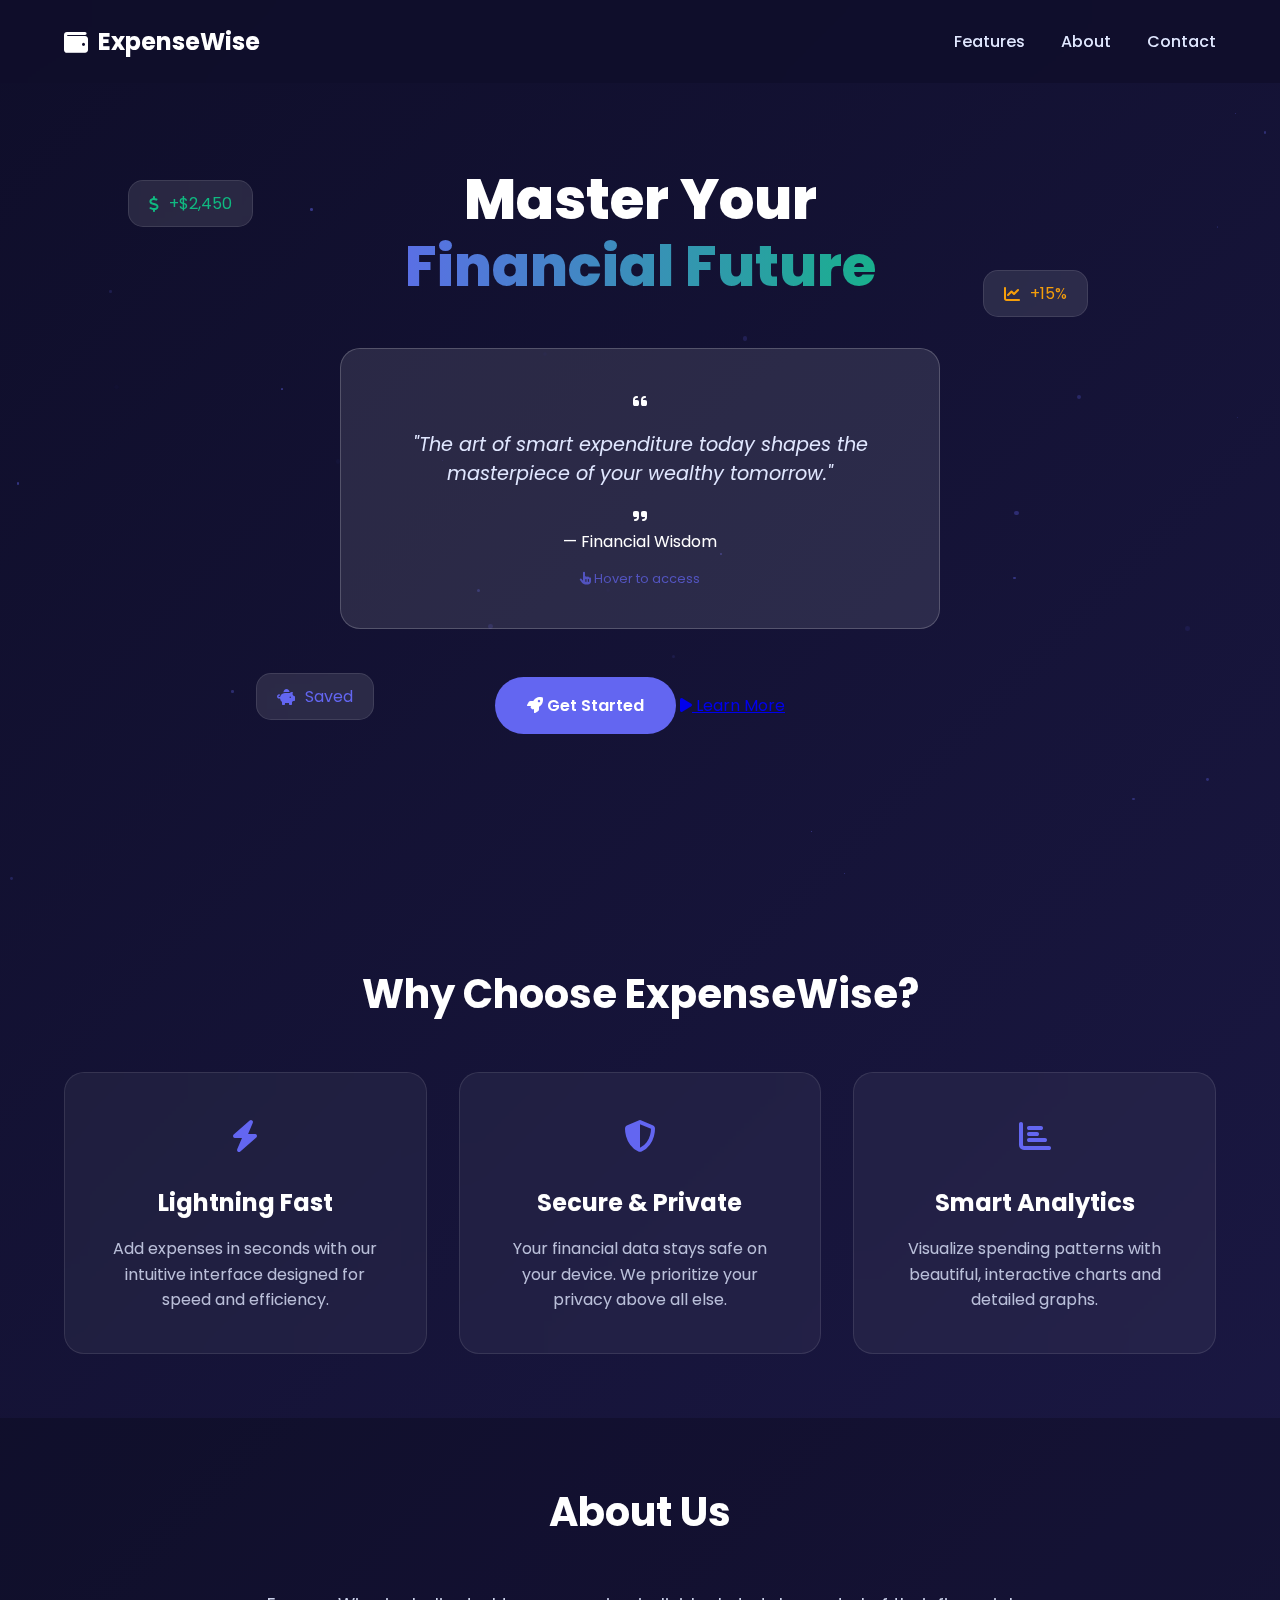
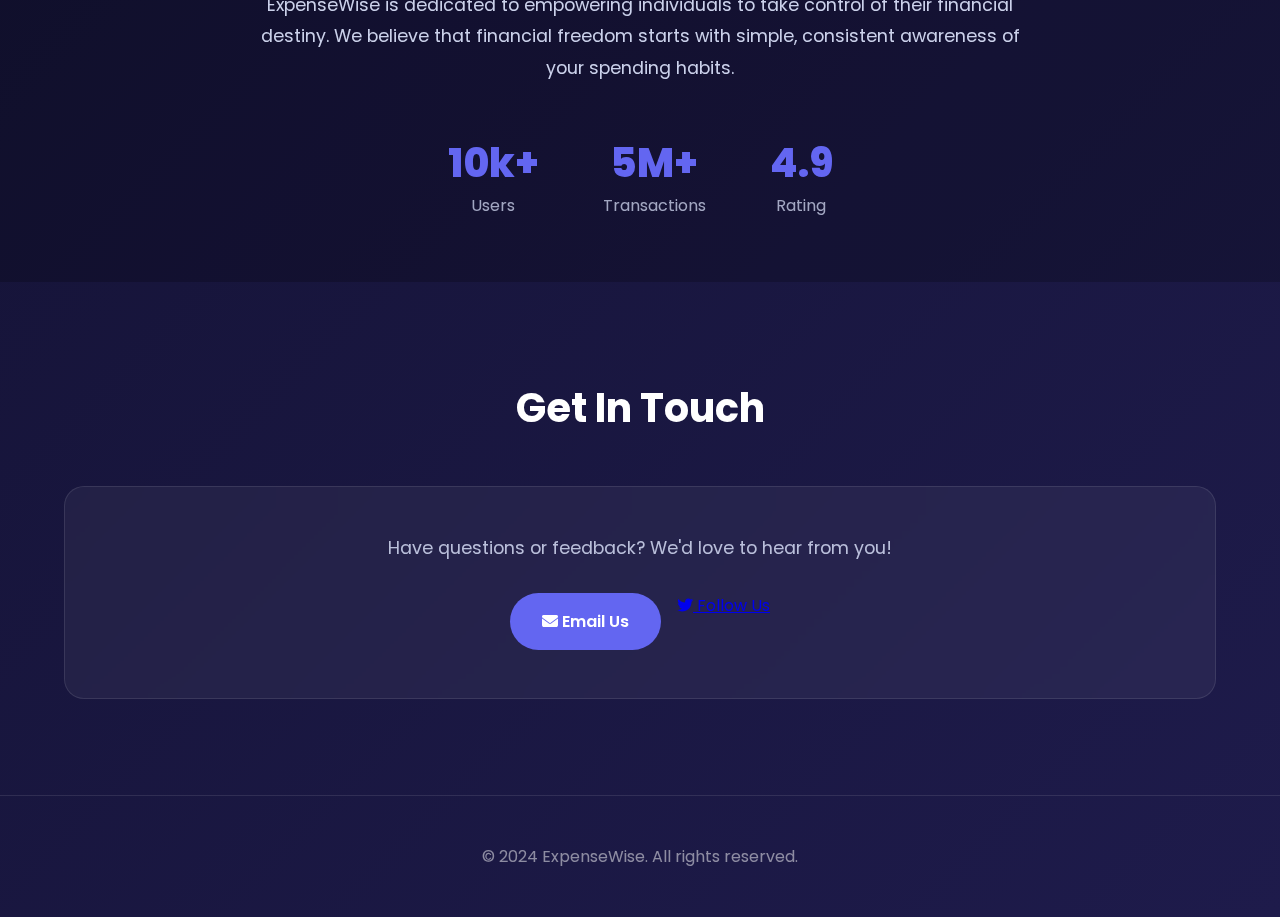
<file: index.html>
<!DOCTYPE html>
<html lang="en">
<head>
    <meta charset="UTF-8">
    <meta name="viewport" content="width=device-width, initial-scale=1.0">
    <title>ExpenseWise - Smart Expense Tracker</title>
    <link rel="stylesheet" href="style.css">
    <link href="https://fonts.googleapis.com/css2?family=Poppins:wght@300;400;500;600;700;800&display=swap" rel="stylesheet">
    <link rel="stylesheet" href="https://cdnjs.cloudflare.com/ajax/libs/font-awesome/6.4.0/css/all.min.css">
</head>
<body>
    <!-- Background Particles -->
    <div class="particles" id="particles"></div>
    
    <!-- NAVIGATION -->
    <nav class="navbar">
        <a href="#" class="logo">
            <i class="fas fa-wallet"></i>
            <span>ExpenseWise</span>
        </a>
        <div class="nav-links">
            <a href="#features">Features</a>
            <a href="#about">About</a>
            <a href="#contact">Contact</a>
        </div>
    </nav>

    <!-- HERO SECTION -->
    <main class="hero">
        <div class="hero-content">
            <h1 class="title">
                <span class="title-line">Master Your</span>
                <span class="title-line gradient-text">Financial Future</span>
            </h1>
            
            <!-- Interactive Quote Container -->
            <div class="quote-container">
                <div class="quote-box">
                    <i class="fas fa-quote-left quote-icon"></i>
                    <p class="quote-text">
                        "The art of smart expenditure today shapes the masterpiece of your wealthy tomorrow."
                    </p>
                    <i class="fas fa-quote-right quote-icon right"></i>
                    <div class="quote-author">— Financial Wisdom</div>
                    <div class="hover-hint">
                        <i class="fas fa-hand-pointer"></i>
                        <span>Hover to access</span>
                    </div>
                </div>
                
                <!-- Dropdown to Dashboard -->
                <div class="dropdown-menu">
                    <div class="dropdown-header">
                        <i class="fas fa-compass"></i>
                        <span>Quick Access</span>
                    </div>
                    <div class="dropdown-divider"></div>
                    <a href="dashboard.html" class="dropdown-item">
                        <div class="item-icon"><i class="fas fa-tachometer-alt"></i></div>
                        <div class="item-content">
                            <span class="item-title">Dashboard</span>
                            <span class="item-desc">Manage your expenses</span>
                        </div>
                        <i class="fas fa-arrow-right item-arrow"></i>
                    </a>
                </div>
            </div>
            
            <div class="cta-buttons">
                <a href="dashboard.html" class="btn btn-primary">
                    <i class="fas fa-rocket"></i> Get Started
                </a>
                <a href="#features" class="btn btn-secondary">
                    <i class="fas fa-play"></i> Learn More
                </a>
            </div>
        </div>

        <!-- Floating Visual Elements -->
        <div class="hero-visual">
            <div class="floating-cards">
                <div class="float-card card-1"><i class="fas fa-dollar-sign"></i><span>+$2,450</span></div>
                <div class="float-card card-2"><i class="fas fa-chart-line"></i><span>+15%</span></div>
                <div class="float-card card-3"><i class="fas fa-piggy-bank"></i><span>Saved</span></div>
            </div>
        </div>
    </main>

    <!-- FEATURES SECTION -->
    <section class="features" id="features">
        <h2 class="section-title">Why Choose ExpenseWise?</h2>
        <div class="features-grid">
            <div class="feature-card">
                <div class="feature-icon"><i class="fas fa-bolt"></i></div>
                <h3>Lightning Fast</h3>
                <p>Add expenses in seconds with our intuitive interface designed for speed and efficiency.</p>
            </div>
            <div class="feature-card">
                <div class="feature-icon"><i class="fas fa-shield-alt"></i></div>
                <h3>Secure & Private</h3>
                <p>Your financial data stays safe on your device. We prioritize your privacy above all else.</p>
            </div>
            <div class="feature-card">
                <div class="feature-icon"><i class="fas fa-chart-bar"></i></div>
                <h3>Smart Analytics</h3>
                <p>Visualize spending patterns with beautiful, interactive charts and detailed graphs.</p>
            </div>
        </div>
    </section>

    <!-- ABOUT SECTION -->
    <section class="about" id="about">
        <div class="about-content">
            <h2 class="section-title">About Us</h2>
            <p>ExpenseWise is dedicated to empowering individuals to take control of their financial destiny. We believe that financial freedom starts with simple, consistent awareness of your spending habits.</p>
            <div class="stats-showcase">
                <div class="stat-item"><span class="stat-number">10k+</span><span class="stat-text">Users</span></div>
                <div class="stat-item"><span class="stat-number">5M+</span><span class="stat-text">Transactions</span></div>
                <div class="stat-item"><span class="stat-number">4.9</span><span class="stat-text">Rating</span></div>
            </div>
        </div>
    </section>

    <!-- CONTACT SECTION -->
    <section class="contact" id="contact">
        <h2 class="section-title">Get In Touch</h2>
        <div class="contact-container">
            <p class="contact-text">Have questions or feedback? We'd love to hear from you!</p>
            <div class="contact-buttons">
                <a href="mailto:support@expensewise.com" class="btn btn-primary"><i class="fas fa-envelope"></i> Email Us</a>
                <a href="https://x.com/home" class="btn btn-secondary" target="_blank"><i class="fab fa-twitter"></i> Follow Us</a>
            </div>
        </div>
    </section>

    <!-- FOOTER -->
    <footer class="footer">
        <p>&copy; 2024 ExpenseWise. All rights reserved.</p>
    </footer>

    <script src="script.js"></script>
</body>
</html>
</file>
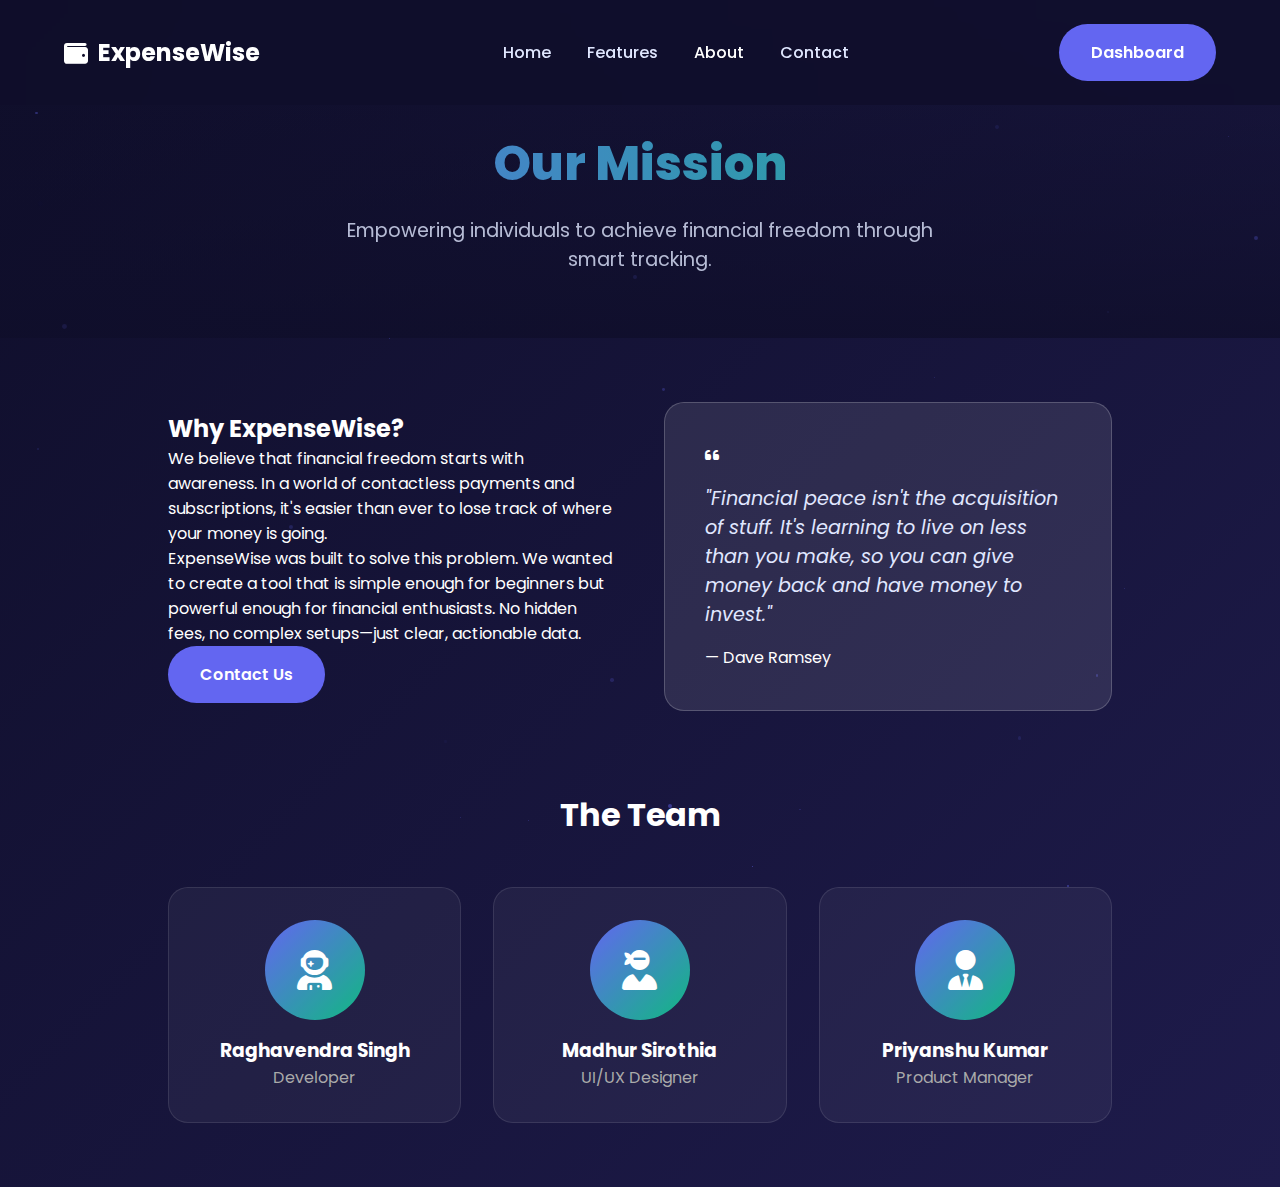
<file: about.html>
<!DOCTYPE html>
<html lang="en">
<head>
    <meta charset="UTF-8">
    <meta name="viewport" content="width=device-width, initial-scale=1.0">
    <title>About Us - ExpenseWise</title>
    <link rel="stylesheet" href="style.css">
    <link href="https://fonts.googleapis.com/css2?family=Poppins:wght@300;400;500;600;700;800&display=swap" rel="stylesheet">
    <link rel="stylesheet" href="https://cdnjs.cloudflare.com/ajax/libs/font-awesome/6.4.0/css/all.min.css">
</head>
<body>
    <div class="particles" id="particles"></div>
    
    <nav class="navbar">
        <a href="index.html" class="logo">
            <i class="fas fa-wallet"></i> <span>ExpenseWise</span>
        </a>
        <div class="nav-links">
            <a href="index.html">Home</a>
            <a href="features.html">Features</a>
            <a href="about.html" style="color: white;">About</a>
            <a href="contact.html">Contact</a>
        </div>
        <a href="dashboard.html" class="btn btn-primary">Dashboard</a>
    </nav>

    <header class="page-header">
        <h1 class="page-title">Our Mission</h1>
        <p class="page-desc">Empowering individuals to achieve financial freedom through smart tracking.</p>
    </header>

    <section class="content-section">
        <div class="grid-2">
            <div class="about-text">
                <h2>Why ExpenseWise?</h2>
                <p>We believe that financial freedom starts with awareness. In a world of contactless payments and subscriptions, it's easier than ever to lose track of where your money is going.</p>
                <p>ExpenseWise was built to solve this problem. We wanted to create a tool that is simple enough for beginners but powerful enough for financial enthusiasts. No hidden fees, no complex setups—just clear, actionable data.</p>
                <a href="contact.html" class="btn btn-primary">Contact Us</a>
            </div>
            <div class="about-visual">
                <div class="quote-box" style="margin:0; transform: none; cursor: default;">
                    <i class="fas fa-quote-left quote-icon"></i>
                    <p class="quote-text">"Financial peace isn't the acquisition of stuff. It's learning to live on less than you make, so you can give money back and have money to invest."</p>
                    <div class="quote-author">— Dave Ramsey</div>
                </div>
            </div>
        </div>

        <h2 style="text-align: center; margin-top: 5rem; font-size: 2rem;">The Team</h2>
        <div class="team-grid">
            <div class="team-card">
                <div class="team-avatar"><i class="fas fa-user-astronaut"></i></div>
                <h3>Raghavendra Singh</h3>
                <p style="color: #aaa;">Developer</p>
            </div>
            <div class="team-card">
                <div class="team-avatar"><i class="fas fa-user-ninja"></i></div>
                <h3>Madhur Sirothia</h3>
                <p style="color: #aaa;">UI/UX Designer</p>
            </div>
            <div class="team-card">
                <div class="team-avatar"><i class="fas fa-user-tie"></i></div>
                <h3>Priyanshu Kumar</h3>
                <p style="color: #aaa;">Product Manager</p>
            </div>
        </div>
    </section>

    <script src="script.js"></script>
</body>
</html>
</file>
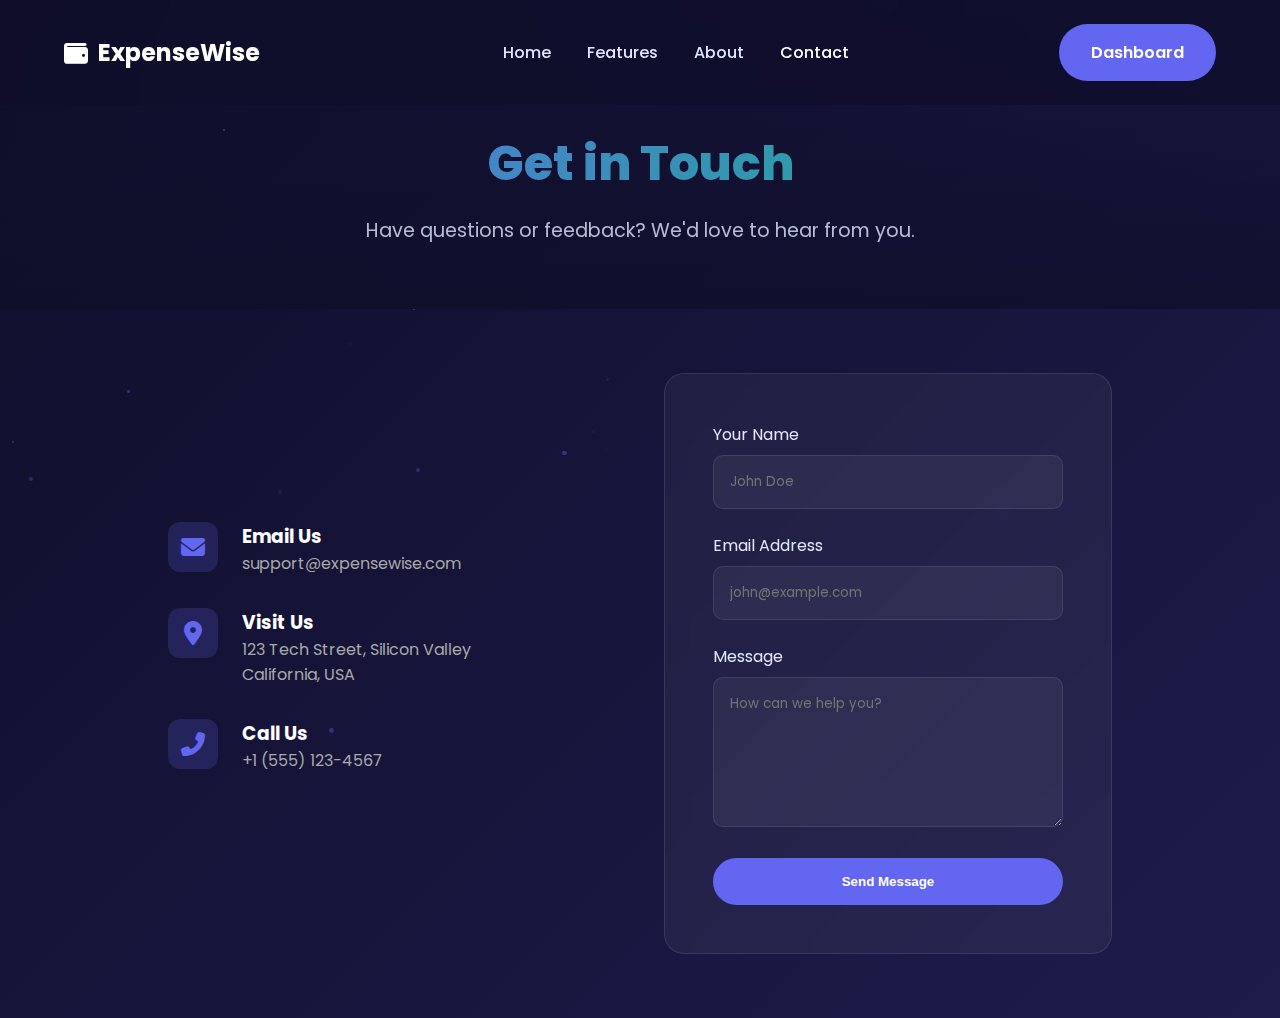
<file: contact.html>
<!DOCTYPE html>
<html lang="en">
<head>
    <meta charset="UTF-8">
    <meta name="viewport" content="width=device-width, initial-scale=1.0">
    <title>Contact - ExpenseWise</title>
    <link rel="stylesheet" href="style.css">
    <link href="https://fonts.googleapis.com/css2?family=Poppins:wght@300;400;500;600;700;800&display=swap" rel="stylesheet">
    <link rel="stylesheet" href="https://cdnjs.cloudflare.com/ajax/libs/font-awesome/6.4.0/css/all.min.css">
</head>
<body>
    <div class="particles" id="particles"></div>
    
    <nav class="navbar">
        <a href="index.html" class="logo">
            <i class="fas fa-wallet"></i> <span>ExpenseWise</span>
        </a>
        <div class="nav-links">
            <a href="index.html">Home</a>
            <a href="features.html">Features</a>
            <a href="about.html">About</a>
            <a href="contact.html" style="color: white;">Contact</a>
        </div>
        <a href="dashboard.html" class="btn btn-primary">Dashboard</a>
    </nav>

    <header class="page-header">
        <h1 class="page-title">Get in Touch</h1>
        <p class="page-desc">Have questions or feedback? We'd love to hear from you.</p>
    </header>

    <section class="content-section">
        <div class="grid-2">
            <!-- Contact Info -->
            <div class="contact-info">
                <div class="contact-info-item">
                    <div class="contact-icon"><i class="fas fa-envelope"></i></div>
                    <div>
                        <h3>Email Us</h3>
                        <p style="color:#aaa;">support@expensewise.com</p>
                    </div>
                </div>
                <div class="contact-info-item">
                    <div class="contact-icon"><i class="fas fa-map-marker-alt"></i></div>
                    <div>
                        <h3>Visit Us</h3>
                        <p style="color:#aaa;">123 Tech Street, Silicon Valley<br>California, USA</p>
                    </div>
                </div>
                <div class="contact-info-item">
                    <div class="contact-icon"><i class="fas fa-phone-alt"></i></div>
                    <div>
                        <h3>Call Us</h3>
                        <p style="color:#aaa;">+1 (555) 123-4567</p>
                    </div>
                </div>
            </div>

            <!-- Contact Form -->
            <div class="contact-container">
                <form class="contact-form" onsubmit="event.preventDefault(); alert('Message sent! We will get back to you shortly.');">
                    <div class="form-group">
                        <label>Your Name</label>
                        <input type="text" required placeholder="John Doe">
                    </div>
                    <div class="form-group">
                        <label>Email Address</label>
                        <input type="email" required placeholder="john@example.com">
                    </div>
                    <div class="form-group">
                        <label>Message</label>
                        <textarea required placeholder="How can we help you?"></textarea>
                    </div>
                    <button type="submit" class="btn btn-primary" style="width:100%; border:none; cursor:pointer;">Send Message</button>
                </form>
            </div>
        </div>
    </section>

    <script src="script.js"></script>
</body>
</html>
</file>
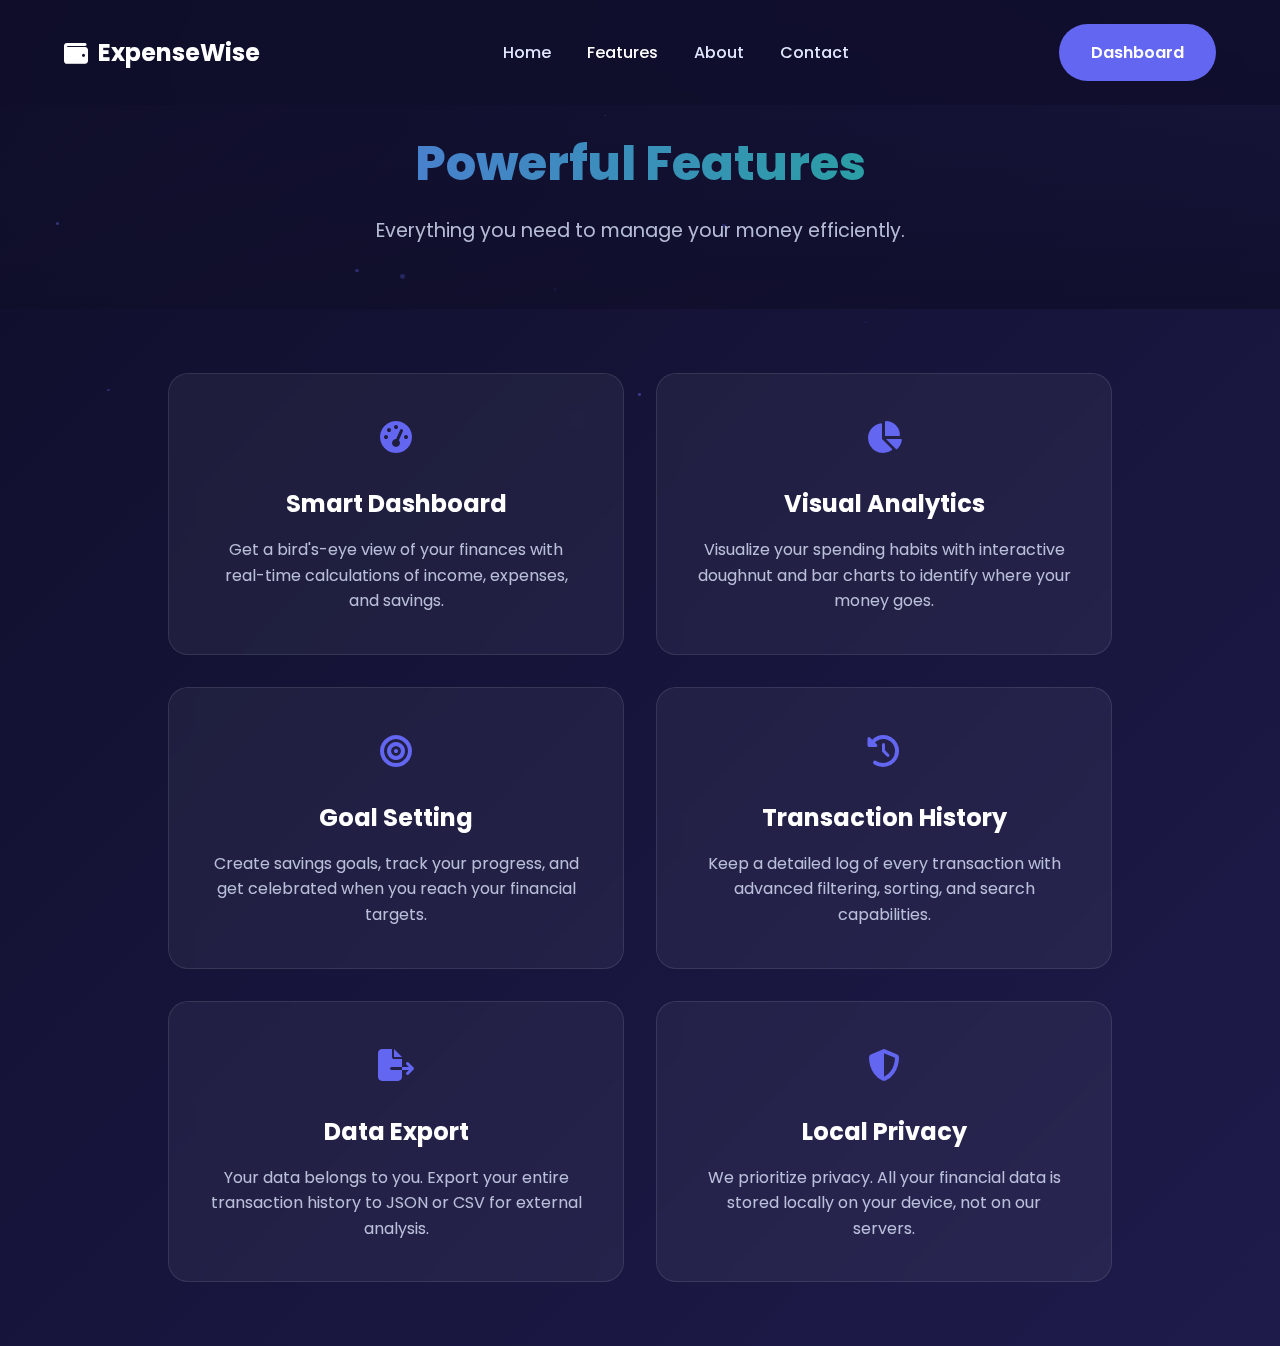
<file: features.html>
<!DOCTYPE html>
<html lang="en">
<head>
    <meta charset="UTF-8">
    <meta name="viewport" content="width=device-width, initial-scale=1.0">
    <title>Features - ExpenseWise</title>
    <link rel="stylesheet" href="style.css">
    <link href="https://fonts.googleapis.com/css2?family=Poppins:wght@300;400;500;600;700;800&display=swap" rel="stylesheet">
    <link rel="stylesheet" href="https://cdnjs.cloudflare.com/ajax/libs/font-awesome/6.4.0/css/all.min.css">
</head>
<body>
    <div class="particles" id="particles"></div>
    
    <nav class="navbar">
        <a href="index.html" class="logo">
            <i class="fas fa-wallet"></i> <span>ExpenseWise</span>
        </a>
        <div class="nav-links">
            <a href="index.html">Home</a>
            <a href="features.html" style="color: white;">Features</a>
            <a href="about.html">About</a>
            <a href="contact.html">Contact</a>
        </div>
        <a href="dashboard.html" class="btn btn-primary">Dashboard</a>
    </nav>

    <header class="page-header">
        <h1 class="page-title">Powerful Features</h1>
        <p class="page-desc">Everything you need to manage your money efficiently.</p>
    </header>

    <section class="content-section">
        <div class="features-grid">
            <div class="feature-card">
                <div class="feature-icon"><i class="fas fa-tachometer-alt"></i></div>
                <h3>Smart Dashboard</h3>
                <p>Get a bird's-eye view of your finances with real-time calculations of income, expenses, and savings.</p>
            </div>
            <div class="feature-card">
                <div class="feature-icon"><i class="fas fa-chart-pie"></i></div>
                <h3>Visual Analytics</h3>
                <p>Visualize your spending habits with interactive doughnut and bar charts to identify where your money goes.</p>
            </div>
            <div class="feature-card">
                <div class="feature-icon"><i class="fas fa-bullseye"></i></div>
                <h3>Goal Setting</h3>
                <p>Create savings goals, track your progress, and get celebrated when you reach your financial targets.</p>
            </div>
            <div class="feature-card">
                <div class="feature-icon"><i class="fas fa-history"></i></div>
                <h3>Transaction History</h3>
                <p>Keep a detailed log of every transaction with advanced filtering, sorting, and search capabilities.</p>
            </div>
            <div class="feature-card">
                <div class="feature-icon"><i class="fas fa-file-export"></i></div>
                <h3>Data Export</h3>
                <p>Your data belongs to you. Export your entire transaction history to JSON or CSV for external analysis.</p>
            </div>
            <div class="feature-card">
                <div class="feature-icon"><i class="fas fa-shield-alt"></i></div>
                <h3>Local Privacy</h3>
                <p>We prioritize privacy. All your financial data is stored locally on your device, not on our servers.</p>
            </div>
        </div>
    </section>

    <script src="script.js"></script>
</body>
</html>
</file>
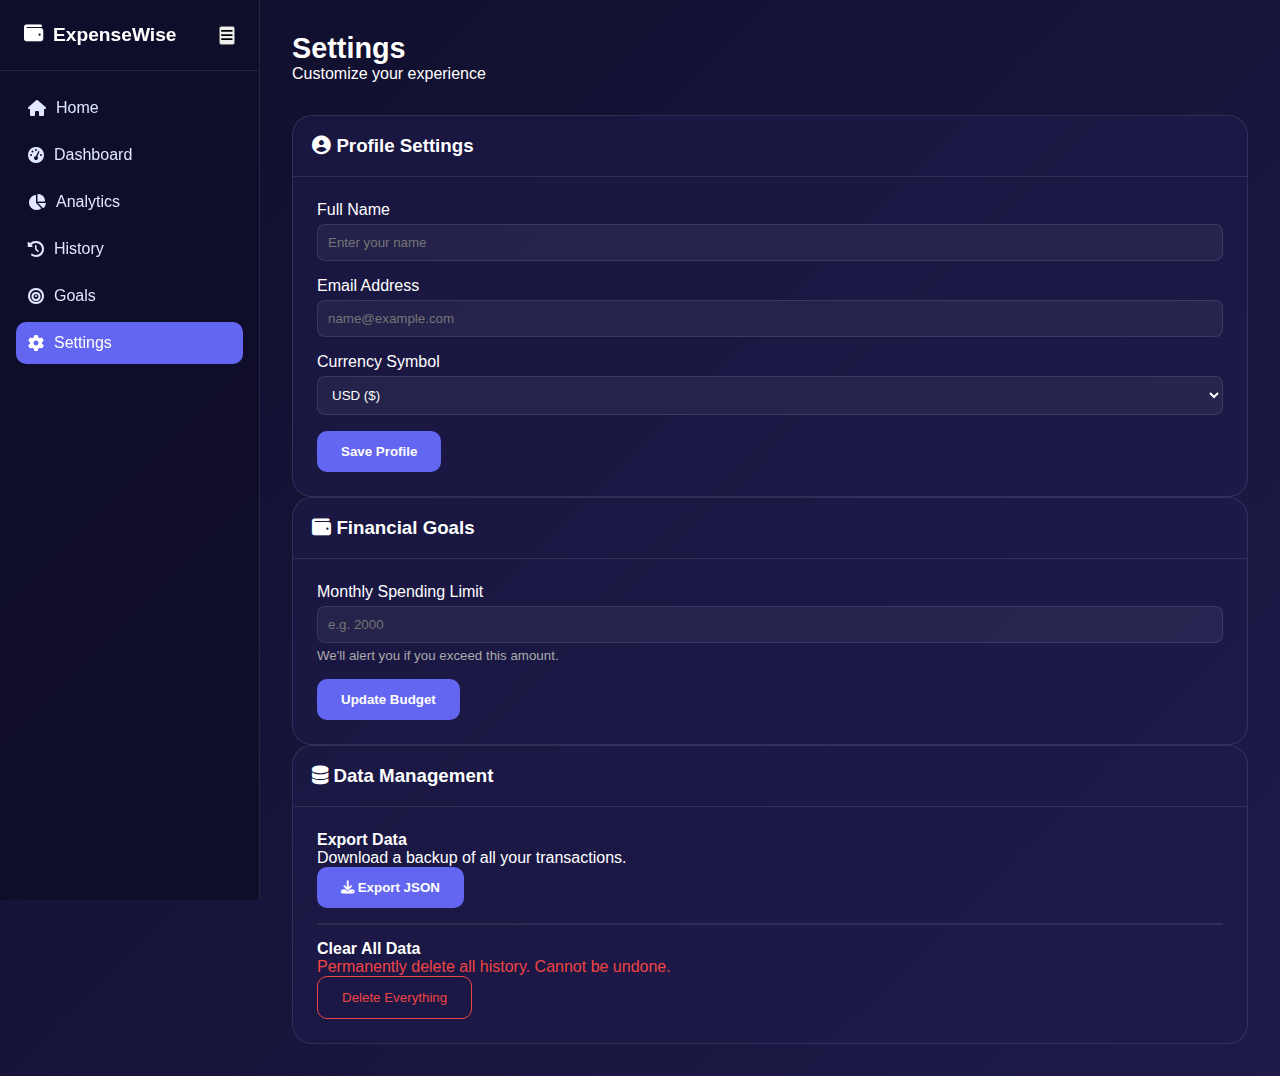
<file: settings.html>
<!DOCTYPE html>
<html lang="en">
<head>
    <meta charset="UTF-8">
    <title>Settings - ExpenseWise</title>
    <link rel="stylesheet" href="dashboard.css">
    <link rel="stylesheet" href="pages.css">
    <link rel="stylesheet" href="https://cdnjs.cloudflare.com/ajax/libs/font-awesome/6.4.0/css/all.min.css">
</head>
<body>
    <aside class="sidebar" id="sidebar">
        <div class="sidebar-header"><a href="index.html" class="logo"><i class="fas fa-wallet"></i> ExpenseWise</a> <button id="sidebarToggle"><i class="fas fa-bars"></i></button></div>
        <nav class="sidebar-nav">
            <a href="index.html" class="nav-item"><i class="fas fa-home"></i> Home</a>
            <a href="dashboard.html" class="nav-item"><i class="fas fa-tachometer-alt"></i> Dashboard</a>
            <a href="analytics.html" class="nav-item"><i class="fas fa-chart-pie"></i> Analytics</a>
            <a href="history.html" class="nav-item"><i class="fas fa-history"></i> History</a>
            <a href="goals.html" class="nav-item"><i class="fas fa-bullseye"></i> Goals</a>
            <a href="settings.html" class="nav-item active"><i class="fas fa-cog"></i> Settings</a>
        </nav>
    </aside>

    <main class="main-content">
        <header class="header"><div class="greeting"><h1>Settings</h1><p>Customize your experience</p></div></header>

        <div class="settings-container">
            
            <!-- PROFILE SECTION -->
            <div class="card">
                <div class="card-header"><h3><i class="fas fa-user-circle"></i> Profile Settings</h3></div>
                <div class="card-body">
                    <form id="profileForm">
                        <div class="form-row">
                            <div class="form-group">
                                <label>Full Name</label>
                                <input type="text" id="userName" placeholder="Enter your name">
                            </div>
                            <div class="form-group">
                                <label>Email Address</label>
                                <input type="email" id="userEmail" placeholder="name@example.com">
                            </div>
                        </div>
                        <div class="form-group">
                            <label>Currency Symbol</label>
                            <select id="userCurrency">
                                <option value="$">USD ($)</option>
                                <option value="€">EUR (€)</option>
                                <option value="£">GBP (£)</option>
                                <option value="₹">INR (₹)</option>
                                <option value="¥">JPY (¥)</option>
                            </select>
                        </div>
                        <button type="submit" class="btn-primary">Save Profile</button>
                    </form>
                </div>
            </div>

            <!-- BUDGET SECTION -->
            <div class="card">
                <div class="card-header"><h3><i class="fas fa-wallet"></i> Financial Goals</h3></div>
                <div class="card-body">
                    <form id="budgetForm">
                        <div class="form-group">
                            <label>Monthly Spending Limit</label>
                            <input type="number" id="monthlyLimit" placeholder="e.g. 2000">
                            <small style="color:#aaa; display:block; margin-top:5px;">We'll alert you if you exceed this amount.</small>
                        </div>
                        <button type="submit" class="btn-primary">Update Budget</button>
                    </form>
                </div>
            </div>

            <!-- DATA MANAGEMENT -->
            <div class="card">
                <div class="card-header"><h3><i class="fas fa-database"></i> Data Management</h3></div>
                <div class="card-body">
                    <div class="data-actions">
                        <div class="action-row">
                            <div>
                                <strong>Export Data</strong>
                                <p class="text-muted">Download a backup of all your transactions.</p>
                            </div>
                            <button class="btn-primary" onclick="exportData()"><i class="fas fa-download"></i> Export JSON</button>
                        </div>
                        <hr style="border-color: rgba(255,255,255,0.1); margin: 15px 0;">
                        <div class="action-row">
                            <div>
                                <strong>Clear All Data</strong>
                                <p class="text-muted" style="color: #ef4444;">Permanently delete all history. Cannot be undone.</p>
                            </div>
                            <button class="btn-cancel" style="border-color:#ef4444; color:#ef4444;" onclick="clearAllData()">Delete Everything</button>
                        </div>
                    </div>
                </div>
            </div>

        </div>
    </main>

    <div id="toast"></div> <!-- Toast container if not generated by JS -->
    <script src="shared.js"></script>
    <script src="settings.js"></script>
</body>
</html>
</file>
<file: style.css>
* { margin: 0; padding: 0; box-sizing: border-box; }
:root { --primary: #6366f1; --dark: #1e1b4b; --darker: #0f0e2a; --light: #e0e7ff; --glass: rgba(255, 255, 255, 0.1); }
body { font-family: 'Poppins', sans-serif; background: linear-gradient(135deg, var(--darker), var(--dark)); min-height: 100vh; color: #fff; overflow-x: hidden; }

/* Navbar */
/* Navbar Styles */
.navbar { 
    position: fixed; /* Keeps it at the top */
    top: 0;
    left: 0;
    width: 100%; 
    padding: 1.5rem 5%; 
    display: flex; 
    justify-content: space-between; 
    align-items: center;
    z-index: 100; 
    backdrop-filter: blur(10px); 
    background: rgba(15,14,42,0.8); 
}

.logo { 
    display: flex; 
    align-items: center; 
    gap: 10px; 
    font-size: 1.5rem; 
    font-weight: 700; 
    color: white; /* Ensure text is visible */
    text-decoration: none;
}

.nav-links a { 
    margin-left: 2rem; 
    color: #e0e7ff; /* Light blue/white text */
    text-decoration: none; 
    font-weight: 500;
    transition: 0.3s;
}

.nav-links a:hover {
    color: #ffffff;
    text-shadow: 0 0 10px rgba(99,102,241,0.5);
}

/* Hero */
.hero { min-height: 100vh; display: flex; align-items: center; justify-content: center; text-align: center; padding: 0 5%; }
.title-line { display: block; font-size: 3.5rem; font-weight: 800; line-height: 1.2; }
.gradient-text { background: linear-gradient(to right, #6366f1, #10b981); -webkit-background-clip: text; color: transparent; }

/* Quote Box */
.quote-container { position: relative; margin: 3rem auto; max-width: 600px; }
.quote-box { background: var(--glass); border: 1px solid rgba(255,255,255,0.2); border-radius: 20px; padding: 2.5rem; position: relative; cursor: pointer; transition: 0.3s; }
.quote-box:hover { transform: translateY(-5px); border-color: var(--primary); box-shadow: 0 10px 30px rgba(99,102,241,0.3); }
.quote-text { font-size: 1.2rem; font-style: italic; margin: 1rem 0; color: #e0e7ff; }
.hover-hint { font-size: 0.8rem; margin-top: 1rem; color: var(--primary); opacity: 0.7; }

/* Dropdown */
.dropdown-menu { position: absolute; top: 100%; left: 50%; transform: translateX(-50%) translateY(10px); width: 300px; background: #1e1b4b; border: 1px solid rgba(255,255,255,0.2); border-radius: 15px; padding: 1rem; opacity: 0; visibility: hidden; transition: 0.3s; z-index: 10; box-shadow: 0 20px 50px rgba(0,0,0,0.5); }
.quote-container:hover .dropdown-menu { opacity: 1; visibility: visible; transform: translateX(-50%) translateY(20px); }
.dropdown-item { display: flex; align-items: center; gap: 15px; padding: 10px; border-radius: 10px; text-decoration: none; color: white; transition: 0.2s; background: rgba(255,255,255,0.05); }
.dropdown-item:hover { background: var(--primary); }
.item-icon { font-size: 1.5rem; }
.item-title { display: block; font-weight: 600; }
.item-desc { font-size: 0.75rem; opacity: 0.7; }

.btn-primary { background: var(--primary); color: white; padding: 1rem 2rem; border-radius: 50px; text-decoration: none; font-weight: 600; display: inline-block; transition: 0.3s; }
.btn-primary:hover { transform: translateY(-3px); box-shadow: 0 10px 20px rgba(99,102,241,0.4); }
/* --- SUB-PAGE STYLES (Paste at bottom of style.css) --- */

.page-header { padding-top: 8rem; padding-bottom: 4rem; text-align: center; background: linear-gradient(180deg, rgba(15,14,42,0) 0%, rgba(15,14,42,0.8) 100%); }
.page-title { font-size: 3rem; font-weight: 800; margin-bottom: 1rem; background: linear-gradient(to right, #6366f1, #10b981); -webkit-background-clip: text; -webkit-text-fill-color: transparent; }
.page-desc { color: #e0e7ff; font-size: 1.2rem; max-width: 600px; margin: 0 auto; opacity: 0.8; }
.content-section { padding: 4rem 10%; max-width: 1200px; margin: 0 auto; }
.grid-2 { display: grid; grid-template-columns: 1fr 1fr; gap: 3rem; align-items: center; }

/* Team Grid */
.team-grid { display: grid; grid-template-columns: repeat(auto-fit, minmax(250px, 1fr)); gap: 2rem; margin-top: 3rem; }
.team-card { background: rgba(255,255,255,0.05); border: 1px solid rgba(255,255,255,0.1); border-radius: 20px; padding: 2rem; text-align: center; transition: 0.3s; }
.team-card:hover { transform: translateY(-5px); border-color: #6366f1; }
.team-avatar { width: 100px; height: 100px; border-radius: 50%; background: linear-gradient(135deg, #6366f1, #10b981); margin: 0 auto 1rem; display: flex; align-items: center; justify-content: center; font-size: 2.5rem; color: white; }

/* Contact Form */
.contact-container { background: rgba(255,255,255,0.05); border: 1px solid rgba(255,255,255,0.1); border-radius: 20px; padding: 3rem; backdrop-filter: blur(10px); }
.contact-form .form-group { margin-bottom: 1.5rem; }
.contact-form label { display: block; margin-bottom: 0.5rem; color: #e0e7ff; }
.contact-form input, .contact-form textarea { width: 100%; padding: 1rem; background: rgba(255,255,255,0.05); border: 1px solid rgba(255,255,255,0.1); border-radius: 10px; color: white; font-family: inherit; }
.contact-form textarea { min-height: 150px; resize: vertical; }
.contact-form input:focus, .contact-form textarea:focus { outline: none; border-color: #6366f1; }
.contact-info-item { display: flex; align-items: flex-start; gap: 1.5rem; margin-bottom: 2rem; }
.contact-icon { width: 50px; height: 50px; background: rgba(99,102,241,0.2); border-radius: 12px; display: flex; align-items: center; justify-content: center; color: #6366f1; font-size: 1.5rem; }

@media (max-width: 768px) {
    .grid-2 { grid-template-columns: 1fr; }
    .page-title { font-size: 2.5rem; }
    .contact-container { padding: 1.5rem; }
}
/* --- HOMEPAGE SECTIONS --- */

/* Features Grid */
.features { padding: 4rem 5%; position: relative; z-index: 1; }
.section-title { text-align: center; font-size: 2.5rem; font-weight: 700; margin-bottom: 3rem; }
.features-grid { display: grid; grid-template-columns: repeat(auto-fit, minmax(300px, 1fr)); gap: 2rem; max-width: 1200px; margin: 0 auto; }
.feature-card { background: rgba(255,255,255,0.05); backdrop-filter: blur(10px); border: 1px solid rgba(255,255,255,0.1); border-radius: 20px; padding: 2.5rem; text-align: center; transition: 0.3s; }
.feature-card:hover { transform: translateY(-10px); border-color: #6366f1; box-shadow: 0 10px 30px rgba(99,102,241,0.2); }
.feature-icon { font-size: 2rem; color: #6366f1; margin-bottom: 1.5rem; }
.feature-card h3 { margin-bottom: 1rem; font-size: 1.5rem; }
.feature-card p { color: #e0e7ff; opacity: 0.8; line-height: 1.6; }

/* About Section */
.about { padding: 4rem 5%; background: rgba(0,0,0,0.2); }
.about-content { max-width: 800px; margin: 0 auto; text-align: center; }
.about p { font-size: 1.1rem; line-height: 1.8; color: #e0e7ff; opacity: 0.9; margin-bottom: 3rem; }
.stats-showcase { display: flex; justify-content: center; gap: 4rem; flex-wrap: wrap; }
.stat-number { font-size: 2.5rem; font-weight: 800; color: #6366f1; display: block; }
.stat-text { color: #e0e7ff; opacity: 0.7; }

/* Contact Section */
.contact { padding: 6rem 5%; text-align: center; }
.contact-text { color: #e0e7ff; opacity: 0.8; margin-bottom: 2rem; font-size: 1.1rem; }
.contact-buttons { display: flex; gap: 1rem; justify-content: center; flex-wrap: wrap; }

/* Footer */
.footer { text-align: center; padding: 3rem 5%; border-top: 1px solid rgba(255,255,255,0.1); color: rgba(255,255,255,0.5); }

/* Floating Cards Animation */
.hero-visual { position: absolute; top: 0; left: 0; width: 100%; height: 100%; pointer-events: none; z-index: -1; }
.floating-cards { position: relative; width: 100%; height: 100%; }
.float-card { position: absolute; background: rgba(255,255,255,0.1); backdrop-filter: blur(5px); padding: 10px 20px; border-radius: 15px; display: flex; align-items: center; gap: 10px; animation: float 6s infinite ease-in-out; border: 1px solid rgba(255,255,255,0.1); }
.card-1 { top: 20%; left: 10%; animation-delay: 0s; color: #10b981; }
.card-2 { top: 30%; right: 15%; animation-delay: 2s; color: #f59e0b; }
.card-3 { bottom: 20%; left: 20%; animation-delay: 4s; color: #6366f1; }

@keyframes float {
    0%, 100% { transform: translateY(0); }
    50% { transform: translateY(-20px); }
}
</file>
<file: dashboard.css>
* { margin: 0; padding: 0; box-sizing: border-box; }
:root { --primary: #6366f1; --dark: #1e1b4b; --darker: #0f0e2a; --card-bg: rgba(30, 27, 75, 0.6); --glass: rgba(255, 255, 255, 0.05); --white: #ffffff; --sidebar-width: 260px; --income: #10b981; --expense: #ef4444; }
body { font-family: 'Poppins', sans-serif; background: linear-gradient(135deg, var(--darker), var(--dark)); min-height: 100vh; color: var(--white); display: flex; }

/* Sidebar */
.sidebar { width: var(--sidebar-width); height: 100vh; background: rgba(15,14,42,0.95); border-right: 1px solid rgba(255,255,255,0.1); position: fixed; display: flex; flex-direction: column; z-index: 1000; transition: 0.3s; }
.sidebar-header { padding: 1.5rem; display: flex; justify-content: space-between; align-items: center; border-bottom: 1px solid rgba(255,255,255,0.1); }
.logo { font-size: 1.2rem; font-weight: 700; color: white; text-decoration: none; display: flex; gap: 10px; }
.sidebar-toggle { background: transparent; border: 1px solid rgba(255,255,255,0.2); color: white; padding: 5px; border-radius: 5px; cursor: pointer; }
.sidebar-nav { flex: 1; padding: 1rem; }
.nav-item { display: flex; align-items: center; gap: 10px; padding: 12px; color: #e0e7ff; text-decoration: none; border-radius: 10px; margin-bottom: 5px; transition: 0.3s; }
.nav-item:hover, .nav-item.active { background: var(--primary); color: white; }
.sidebar-footer { padding: 1rem; border-top: 1px solid rgba(255,255,255,0.1); }
.user-profile { display: flex; align-items: center; gap: 10px; }
.avatar { width: 40px; height: 40px; background: var(--primary); border-radius: 10px; display: flex; align-items: center; justify-content: center; }

/* Main Content */
.main-content { flex: 1; margin-left: var(--sidebar-width); padding: 2rem; transition: 0.3s; width: 100%; }
.sidebar.collapsed { width: 80px; }
.sidebar.collapsed .logo span, .sidebar.collapsed .nav-item span, .sidebar.collapsed .user-info { display: none; }
.sidebar.collapsed ~ .main-content { margin-left: 80px; }

/* Header */
.header { display: flex; justify-content: space-between; margin-bottom: 2rem; align-items: center; }
.menu-btn { display: none; background: transparent; border: none; color: white; font-size: 1.5rem; cursor: pointer; margin-right: 1rem; }
.header-left { display: flex; align-items: center; }
.greeting h1 { font-size: 1.8rem; }

/* Dashboard Grid */
.stats-row { display: grid; grid-template-columns: repeat(4, 1fr); gap: 1.5rem; margin-bottom: 2rem; }
.stat-card { background: var(--card-bg); padding: 1.5rem; border-radius: 20px; border: 1px solid rgba(255,255,255,0.1); }
.stat-label { color: #e0e7ff; font-size: 0.9rem; }
.stat-value { font-size: 1.5rem; font-weight: 700; display: block; margin-top: 5px; }
.income .stat-value { color: var(--income); } .expenses .stat-value { color: var(--expense); }

.cards-section { display: grid; grid-template-columns: repeat(2, 1fr); gap: 1.5rem; }
.card { background: var(--card-bg); border-radius: 20px; border: 1px solid rgba(255,255,255,0.1); overflow: hidden; }
.card-header { padding: 1.2rem; border-bottom: 1px solid rgba(255,255,255,0.1); display: flex; justify-content: space-between; align-items: center; }
.card-body { padding: 1.5rem; }

/* Buttons & Inputs */
.btn-primary, .btn-submit { background: var(--primary); color: white; border: none; padding: 0.8rem 1.5rem; border-radius: 10px; cursor: pointer; font-family: inherit; font-weight: 600; }
.btn-cancel { background: transparent; border: 1px solid rgba(255,255,255,0.3); color: white; padding: 0.8rem 1.5rem; border-radius: 10px; cursor: pointer; }
input, select, textarea { width: 100%; padding: 10px; background: rgba(255,255,255,0.05); border: 1px solid rgba(255,255,255,0.1); border-radius: 8px; color: white; margin-top: 5px; font-family: inherit; }

/* Modal */
.modal-overlay { position: fixed; top: 0; left: 0; width: 100%; height: 100%; background: rgba(0,0,0,0.8); z-index: 2000; display: flex; justify-content: center; align-items: center; opacity: 0; visibility: hidden; transition: 0.3s; }
.modal-overlay.active { opacity: 1; visibility: visible; }
.modal { background: #1e1b4b; width: 90%; max-width: 500px; border-radius: 20px; border: 1px solid rgba(255,255,255,0.2); }
.modal-header { padding: 1.5rem; border-bottom: 1px solid rgba(255,255,255,0.1); display: flex; justify-content: space-between; }
.modal-body { padding: 2rem; }
.form-group { margin-bottom: 1rem; }
.category-grid { display: grid; grid-template-columns: repeat(4, 1fr); gap: 10px; max-height: 150px; overflow-y: auto; margin-top: 10px; }
.category-item { text-align: center; padding: 10px; background: rgba(255,255,255,0.05); border-radius: 10px; cursor: pointer; border: 2px solid transparent; }
.category-item:hover, .category-item.active { border-color: var(--primary); background: rgba(99,102,241,0.2); }
.category-item i { font-size: 1.2rem; display: block; margin-bottom: 5px; }

/* List Items */
.transaction-item { display: flex; justify-content: space-between; align-items: center; padding: 1rem; background: rgba(255,255,255,0.03); border-radius: 10px; margin-bottom: 10px; }
.transaction-amount.income { color: var(--income); } .transaction-amount.expense { color: var(--expense); }

/* Responsive */
@media (max-width: 992px) { .sidebar { transform: translateX(-100%); } .sidebar.open { transform: translateX(0); } .main-content { margin-left: 0; } .menu-btn { display: block; } .stats-row, .cards-section { grid-template-columns: 1fr; } }
</file>
<file: pages.css>
/* Sub-pages Styles */
.goals-grid { display: grid; grid-template-columns: repeat(auto-fill, minmax(300px, 1fr)); gap: 1.5rem; }
.goal-card { background: var(--card-bg); border-radius: 20px; border: 1px solid rgba(255,255,255,0.1); overflow: hidden; }
.goal-header { padding: 1.5rem; background: rgba(99,102,241,0.1); border-bottom: 1px solid rgba(255,255,255,0.1); }
.goal-body { padding: 1.5rem; }
.progress-bar { height: 10px; background: rgba(255,255,255,0.1); border-radius: 5px; margin: 10px 0; overflow: hidden; }
.progress-fill { height: 100%; background: var(--income); width: 0%; transition: width 0.5s; }
.goal-actions { margin-top: 1rem; display: flex; gap: 10px; }
.btn-small { padding: 5px 10px; background: var(--glass); color: white; border: 1px solid rgba(255,255,255,0.2); border-radius: 5px; cursor: pointer; }

.history-list { max-height: 600px; overflow-y: auto; }
.history-item { display: flex; justify-content: space-between; padding: 15px; border-bottom: 1px solid rgba(255,255,255,0.05); }
.history-item:hover { background: rgba(255,255,255,0.02); }

.analytics-grid { display: grid; grid-template-columns: 1fr; gap: 1.5rem; }
@media(min-width: 1000px) { .analytics-grid { grid-template-columns: repeat(2, 1fr); } }
</file>
